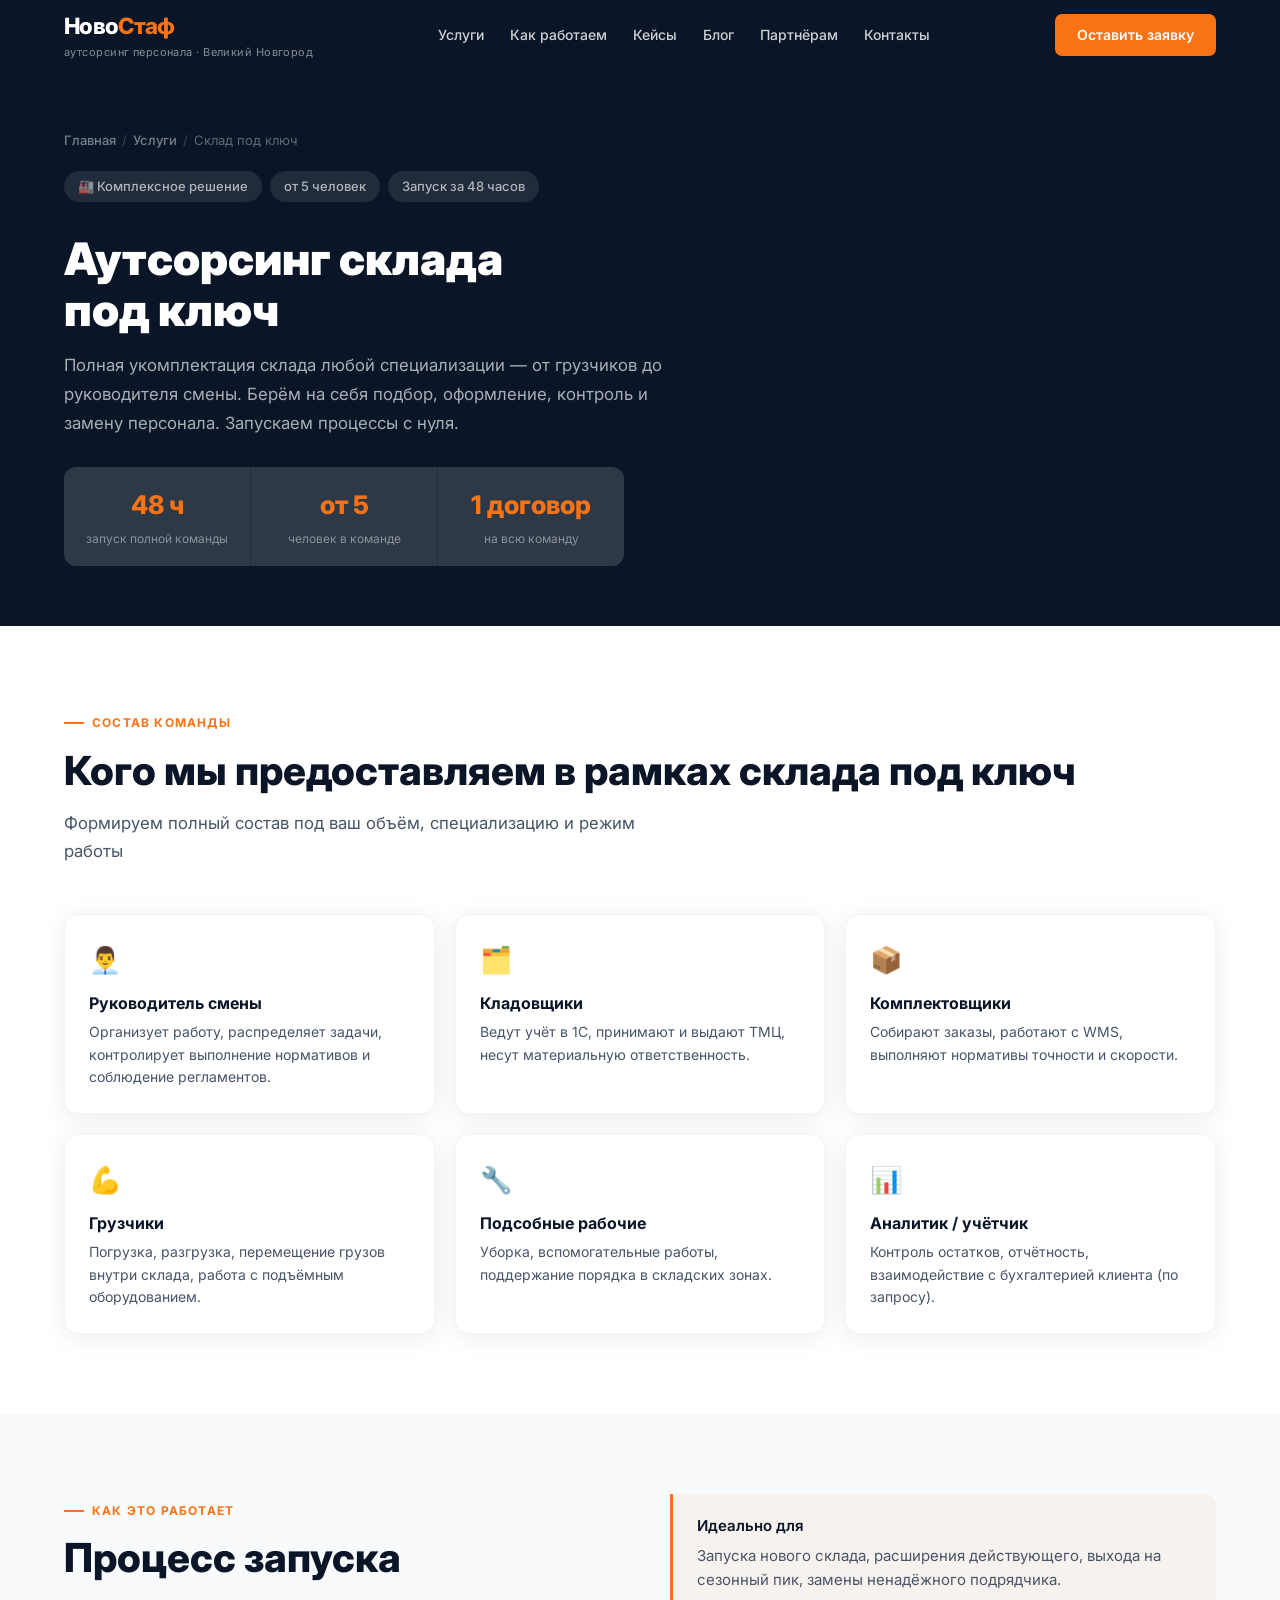
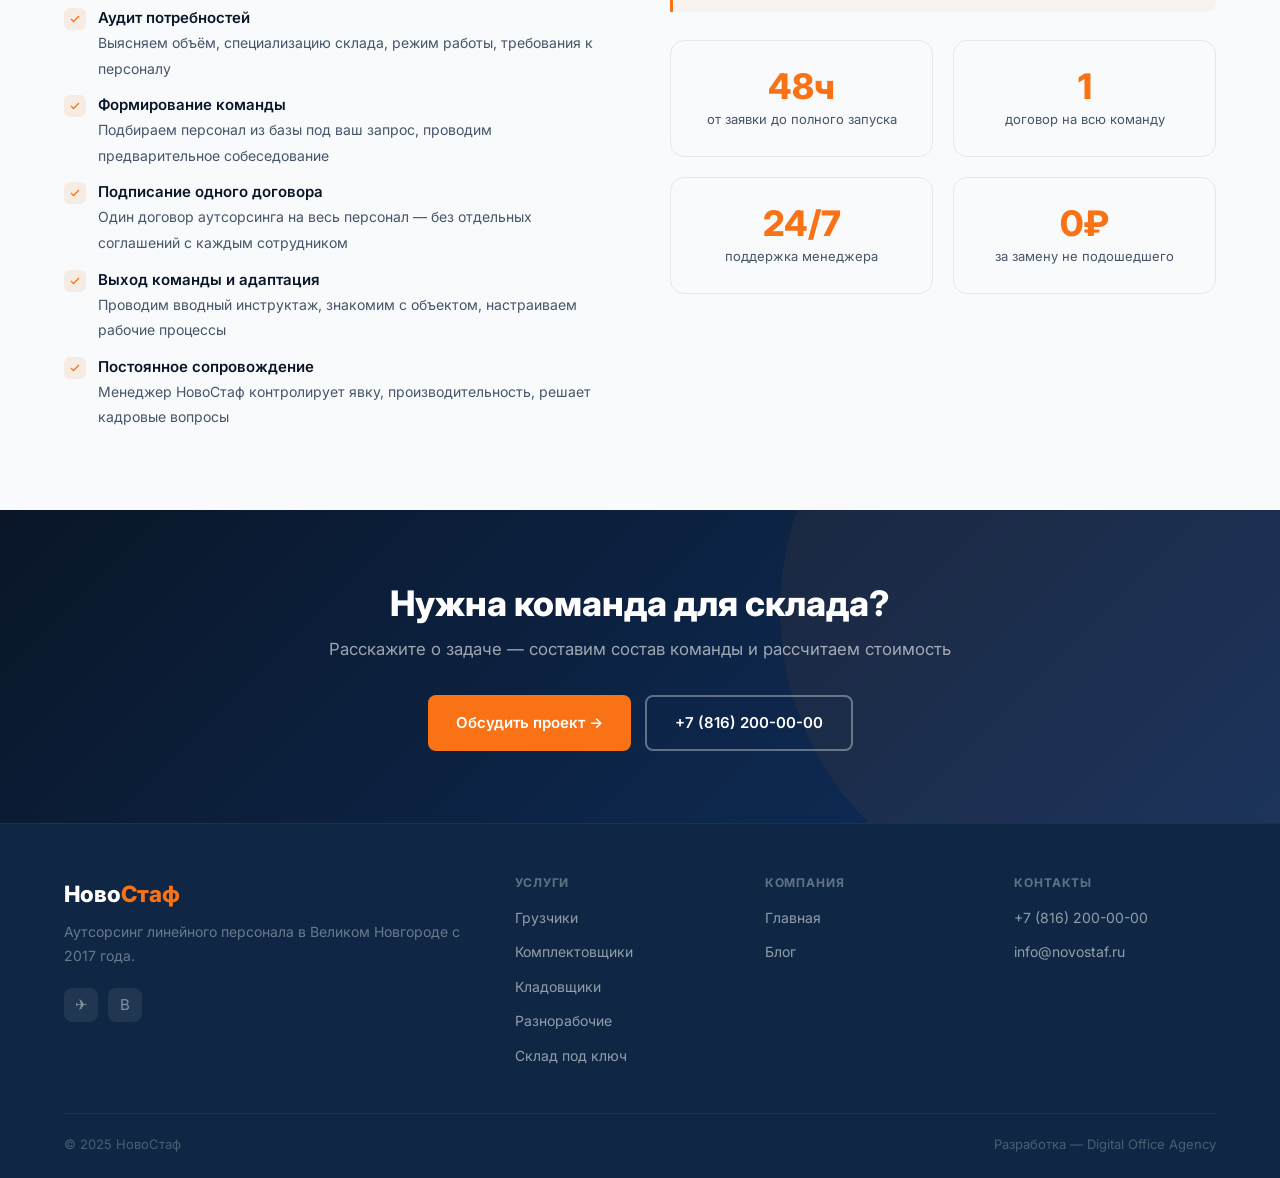
<file: services/sklad-pod-kluch.html>
<!DOCTYPE html>
<html lang="ru">
<head>
<meta charset="UTF-8"><meta name="viewport" content="width=device-width, initial-scale=1.0">
<title>Аутсорсинг склада под ключ в Великом Новгороде — НовоСтаф</title>
<link rel="preconnect" href="https://fonts.googleapis.com"><link rel="preconnect" href="https://fonts.gstatic.com" crossorigin>
<link href="https://fonts.googleapis.com/css2?family=Inter:wght@300;400;500;600;700;800;900&display=swap" rel="stylesheet">
<link rel="stylesheet" href="../css/main.css">
</head>
<body>
<header id="hdr">
  <div class="hd">
    <a href="../index.html"><div class="logo-name">Ново<span>Стаф</span></div><div class="logo-sub">аутсорсинг персонала · Великий Новгород</div></a>
    <nav><a href="../index.html#services">Услуги</a><a href="../index.html#how">Как работаем</a><a href="../index.html#cases">Кейсы</a><a href="../blog/">Блог</a><a href="../index.html#partners">Партнёрам</a><a href="../index.html#contact">Контакты</a></nav>
    <a href="../index.html#contact" class="hd-cta">Оставить заявку</a>
  </div>
</header>

<section class="pg-hero">
  <div class="pg-hero-bg" style="background-image:url('https://images.unsplash.com/photo-1586528116311-ad8dd3c8310d?auto=format&fit=crop&w=1920&q=80')"></div>
  <div class="container pg-hero-content">
    <nav class="breadcrumb"><a href="../index.html">Главная</a><span class="breadcrumb-sep">/</span><a href="../index.html#services">Услуги</a><span class="breadcrumb-sep">/</span><span class="breadcrumb-cur">Склад под ключ</span></nav>
    <div class="pg-hero-tags"><span class="h-tag">🏭 Комплексное решение</span><span class="h-tag">от 5 человек</span><span class="h-tag">Запуск за 48 часов</span></div>
    <h1>Аутсорсинг склада<br>под ключ</h1>
    <p class="lead">Полная укомплектация склада любой специализации — от грузчиков до руководителя смены. Берём на себя подбор, оформление, контроль и замену персонала. Запускаем процессы с нуля.</p>
    <div class="pg-hero-stats">
      <div class="phs"><div class="phs-num">48 ч</div><div class="phs-lbl">запуск полной команды</div></div>
      <div class="phs"><div class="phs-num">от 5</div><div class="phs-lbl">человек в команде</div></div>
      <div class="phs"><div class="phs-num">1 договор</div><div class="phs-lbl">на всю команду</div></div>
    </div>
  </div>
</section>

<section style="background:#fff">
  <div class="container">
    <div class="label">Состав команды</div>
    <h2 class="sec-title">Кого мы предоставляем в рамках склада под ключ</h2>
    <p class="sec-sub">Формируем полный состав под ваш объём, специализацию и режим работы</p>
    <div class="card-grid-3">
      <div class="feat-card reveal"><div class="feat-icon">👨‍💼</div><h3>Руководитель смены</h3><p>Организует работу, распределяет задачи, контролирует выполнение нормативов и соблюдение регламентов.</p></div>
      <div class="feat-card reveal d1"><div class="feat-icon">🗂️</div><h3>Кладовщики</h3><p>Ведут учёт в 1С, принимают и выдают ТМЦ, несут материальную ответственность.</p></div>
      <div class="feat-card reveal d2"><div class="feat-icon">📦</div><h3>Комплектовщики</h3><p>Собирают заказы, работают с WMS, выполняют нормативы точности и скорости.</p></div>
      <div class="feat-card reveal"><div class="feat-icon">💪</div><h3>Грузчики</h3><p>Погрузка, разгрузка, перемещение грузов внутри склада, работа с подъёмным оборудованием.</p></div>
      <div class="feat-card reveal d1"><div class="feat-icon">🔧</div><h3>Подсобные рабочие</h3><p>Уборка, вспомогательные работы, поддержание порядка в складских зонах.</p></div>
      <div class="feat-card reveal d2"><div class="feat-icon">📊</div><h3>Аналитик / учётчик</h3><p>Контроль остатков, отчётность, взаимодействие с бухгалтерией клиента (по запросу).</p></div>
    </div>
  </div>
</section>

<section style="background:var(--g50)">
  <div class="container">
    <div class="content-grid">
      <div>
        <div class="label">Как это работает</div>
        <h2 class="sec-title">Процесс запуска</h2>
        <ul class="check-list" style="margin-top:24px">
          <li class="cli"><div class="cli-chk"><svg width="12" height="12" fill="none" stroke="currentColor" stroke-width="2.5" viewBox="0 0 24 24"><polyline points="20 6 9 17 4 12"/></svg></div><div><strong>Аудит потребностей</strong><span>Выясняем объём, специализацию склада, режим работы, требования к персоналу</span></div></li>
          <li class="cli"><div class="cli-chk"><svg width="12" height="12" fill="none" stroke="currentColor" stroke-width="2.5" viewBox="0 0 24 24"><polyline points="20 6 9 17 4 12"/></svg></div><div><strong>Формирование команды</strong><span>Подбираем персонал из базы под ваш запрос, проводим предварительное собеседование</span></div></li>
          <li class="cli"><div class="cli-chk"><svg width="12" height="12" fill="none" stroke="currentColor" stroke-width="2.5" viewBox="0 0 24 24"><polyline points="20 6 9 17 4 12"/></svg></div><div><strong>Подписание одного договора</strong><span>Один договор аутсорсинга на весь персонал — без отдельных соглашений с каждым сотрудником</span></div></li>
          <li class="cli"><div class="cli-chk"><svg width="12" height="12" fill="none" stroke="currentColor" stroke-width="2.5" viewBox="0 0 24 24"><polyline points="20 6 9 17 4 12"/></svg></div><div><strong>Выход команды и адаптация</strong><span>Проводим вводный инструктаж, знакомим с объектом, настраиваем рабочие процессы</span></div></li>
          <li class="cli"><div class="cli-chk"><svg width="12" height="12" fill="none" stroke="currentColor" stroke-width="2.5" viewBox="0 0 24 24"><polyline points="20 6 9 17 4 12"/></svg></div><div><strong>Постоянное сопровождение</strong><span>Менеджер НовоСтаф контролирует явку, производительность, решает кадровые вопросы</span></div></li>
        </ul>
      </div>
      <div>
        <div class="info-box" style="margin-top:0">
          <strong>Идеально для</strong>
          <p>Запуска нового склада, расширения действующего, выхода на сезонный пик, замены ненадёжного подрядчика.</p>
        </div>
        <div class="res-grid" style="grid-template-columns:1fr 1fr;margin-top:20px">
          <div class="rg-item"><div class="rg-num">48ч</div><div class="rg-lbl">от заявки до полного запуска</div></div>
          <div class="rg-item"><div class="rg-num">1</div><div class="rg-lbl">договор на всю команду</div></div>
          <div class="rg-item"><div class="rg-num">24/7</div><div class="rg-lbl">поддержка менеджера</div></div>
          <div class="rg-item"><div class="rg-num">0₽</div><div class="rg-lbl">за замену не подошедшего</div></div>
        </div>
      </div>
    </div>
  </div>
</section>

<div class="cta-banner">
  <div class="container cta-inner">
    <h2>Нужна команда для склада?</h2>
    <p>Расскажите о задаче — составим состав команды и рассчитаем стоимость</p>
    <div style="display:flex;gap:14px;justify-content:center;flex-wrap:wrap">
      <a href="../index.html#contact" class="btn btn-orange">Обсудить проект →</a>
      <a href="tel:+78162000000" class="btn btn-ghost">+7 (816) 200-00-00</a>
    </div>
  </div>
</div>

<footer>
  <div class="container">
    <div class="ft-inner">
      <div><div class="ft-logo">Ново<span>Стаф</span></div><p class="ft-desc">Аутсорсинг линейного персонала в Великом Новгороде с 2017 года.</p><div class="ft-social"><a href="#">✈</a><a href="#">В</a></div></div>
      <div class="ft-col"><h4>Услуги</h4><ul class="ft-links"><li><a href="gruzchiki.html">Грузчики</a></li><li><a href="komplektovshchiki.html">Комплектовщики</a></li><li><a href="kladovshchiki.html">Кладовщики</a></li><li><a href="raznorabochie.html">Разнорабочие</a></li><li><a href="sklad-pod-kluch.html">Склад под ключ</a></li></ul></div>
      <div class="ft-col"><h4>Компания</h4><ul class="ft-links"><li><a href="../index.html">Главная</a></li><li><a href="../blog/">Блог</a></li></ul></div>
      <div class="ft-col"><h4>Контакты</h4><ul class="ft-links"><li><a href="tel:+78162000000">+7 (816) 200-00-00</a></li><li><a href="mailto:info@novostaf.ru">info@novostaf.ru</a></li></ul></div>
    </div>
    <div class="ft-bottom"><span class="ft-copy">© 2025 НовоСтаф</span><span class="ft-copy">Разработка — Digital Office Agency</span></div>
  </div>
</footer>
<script>const hdr=document.getElementById('hdr');window.addEventListener('scroll',()=>hdr.classList.toggle('scrolled',window.scrollY>60));const obs=new IntersectionObserver(e=>{e.forEach(x=>{if(x.isIntersecting){x.target.classList.add('visible');obs.unobserve(x.target)}})},{threshold:.1});document.querySelectorAll('.reveal').forEach(el=>obs.observe(el));</script>
</body>
</html>
</file>
<file: css/main.css>
*,*::before,*::after{box-sizing:border-box;margin:0;padding:0}
:root{
  --navy:#0a1628;--navy2:#0f2744;--blue:#1d4ed8;--blue-l:#3b82f6;
  --orange:#f97316;--orange-d:#ea580c;
  --white:#fff;--g50:#f8fafc;--g100:#f1f5f9;--g200:#e2e8f0;--g400:#94a3b8;--g600:#475569;
  --text:#0f172a;--sh:0 4px 24px rgba(0,0,0,.08);--sh-lg:0 12px 40px rgba(0,0,0,.15)
}
html{scroll-behavior:smooth}
body{font-family:'Inter',-apple-system,sans-serif;font-size:16px;line-height:1.6;color:var(--text);background:#fff;overflow-x:hidden}
h1,h2,h3,h4{line-height:1.2;font-weight:700}
p{color:var(--g600)}
a{text-decoration:none;color:inherit}
img{max-width:100%;display:block}
.container{max-width:1200px;margin:0 auto;padding:0 24px}
section{padding:80px 0}

/* HEADER */
header{position:fixed;top:0;left:0;right:0;z-index:100;transition:background .3s,box-shadow .3s}
header.scrolled{background:#fff;box-shadow:0 2px 20px rgba(0,0,0,.1)}
.hd{display:flex;align-items:center;justify-content:space-between;height:70px;max-width:1200px;margin:0 auto;padding:0 24px}
.logo-name{font-size:1.4rem;font-weight:800;color:#fff;letter-spacing:-.03em;transition:color .3s}
.logo-name span{color:var(--orange)}
.logo-sub{font-size:11px;color:rgba(255,255,255,.5);letter-spacing:.04em;transition:color .3s}
header.scrolled .logo-name{color:var(--navy)}
header.scrolled .logo-sub{color:var(--g400)}
nav{display:flex;align-items:center;gap:26px}
nav a{font-size:14px;font-weight:500;color:rgba(255,255,255,.8);transition:color .2s}
nav a:hover,nav a.active{color:#fff}
header.scrolled nav a{color:var(--g600)}
header.scrolled nav a:hover,header.scrolled nav a.active{color:var(--orange)}
.hd-cta{padding:10px 22px;background:var(--orange);color:#fff;border-radius:7px;font-size:14px;font-weight:600;transition:background .2s,transform .2s;flex-shrink:0}
.hd-cta:hover{background:var(--orange-d);transform:translateY(-1px)}

/* BUTTONS */
.btn{display:inline-flex;align-items:center;gap:8px;padding:14px 28px;font-size:15px;font-weight:600;border-radius:8px;border:none;cursor:pointer;font-family:inherit;transition:all .2s}
.btn-orange{background:var(--orange);color:#fff}
.btn-orange:hover{background:var(--orange-d);transform:translateY(-1px);box-shadow:0 8px 24px rgba(249,115,22,.3)}
.btn-ghost{background:transparent;color:#fff;border:2px solid rgba(255,255,255,.35)}
.btn-ghost:hover{border-color:#fff;background:rgba(255,255,255,.08)}
.btn-outline{background:transparent;color:var(--navy);border:2px solid var(--g200)}
.btn-outline:hover{border-color:var(--navy)}
.btn-navy{background:var(--navy);color:#fff}
.btn-navy:hover{background:var(--navy2);transform:translateY(-1px)}

/* LABELS / SECTION HEADERS */
.label{display:inline-flex;align-items:center;gap:8px;font-size:12px;font-weight:700;letter-spacing:.1em;text-transform:uppercase;color:var(--orange);margin-bottom:14px}
.label::before{content:'';width:20px;height:2px;background:var(--orange)}
.sec-title{font-size:clamp(1.7rem,3.5vw,2.5rem);font-weight:800;color:var(--navy);margin-bottom:14px}
.sec-sub{font-size:1.05rem;color:var(--g600);max-width:580px;margin-bottom:48px;line-height:1.7}
.dark .sec-title{color:#fff}
.dark .sec-sub{color:rgba(255,255,255,.55)}
.dark .label{color:var(--orange)}

/* TRUST BAR */
.trust{background:var(--navy);padding:16px 0}
.trust-inner{display:flex;align-items:center;justify-content:center;gap:36px;flex-wrap:wrap}
.trust-item{display:flex;align-items:center;gap:8px;color:rgba(255,255,255,.6);font-size:14px;font-weight:500}
.trust-item svg{color:var(--orange);flex-shrink:0}

/* SERVICE CARDS */
a.srv-card,a.case-card,a.blog-card{display:block;color:inherit}
.srv-card{background:#fff;border-radius:16px;overflow:hidden;box-shadow:var(--sh);transition:transform .3s,box-shadow .3s}
.srv-card:hover{transform:translateY(-6px);box-shadow:var(--sh-lg)}
.srv-img{height:190px;overflow:hidden;position:relative}
.srv-img img{width:100%;height:100%;object-fit:cover;transition:transform .4s}
.srv-card:hover .srv-img img{transform:scale(1.06)}
.srv-img-ov{position:absolute;inset:0;background:linear-gradient(to top,rgba(10,22,40,.45) 0%,transparent 60%)}
.srv-body{padding:22px}
.srv-icon{width:44px;height:44px;border-radius:10px;background:rgba(249,115,22,.1);display:flex;align-items:center;justify-content:center;font-size:20px;margin-bottom:12px}
.srv-body h3{font-size:1.1rem;font-weight:700;color:var(--navy);margin-bottom:7px}
.srv-body p{font-size:14px;line-height:1.6;margin-bottom:14px}
.tags{display:flex;flex-wrap:wrap;gap:6px}
.tag{font-size:12px;font-weight:500;padding:4px 10px;border-radius:100px;background:var(--g100);color:var(--g600)}
.srv-grid{display:grid;grid-template-columns:repeat(3,1fr);gap:22px}
.srv-grid-b{display:grid;grid-template-columns:repeat(2,1fr);gap:22px;max-width:820px;margin:22px auto 0}

/* CASE CARDS */
.case-card{background:#fff;border-radius:16px;overflow:hidden;box-shadow:var(--sh);transition:transform .3s,box-shadow .3s}
.case-card:hover{transform:translateY(-4px);box-shadow:var(--sh-lg)}
.case-img{height:175px;overflow:hidden}
.case-img img{width:100%;height:100%;object-fit:cover;transition:transform .4s}
.case-card:hover .case-img img{transform:scale(1.05)}
.case-body{padding:22px}
.case-tag{display:inline-block;font-size:11px;font-weight:700;text-transform:uppercase;letter-spacing:.06em;color:var(--blue-l);background:rgba(59,130,246,.08);padding:4px 10px;border-radius:100px;margin-bottom:10px}
.case-body h3{font-size:1.05rem;font-weight:700;color:var(--navy);margin-bottom:7px;line-height:1.4}
.case-body p{font-size:14px;line-height:1.6;margin-bottom:16px}
.case-results{display:flex;gap:16px;padding-top:16px;border-top:1px solid var(--g100)}
.cr{flex:1}
.cr-num{font-size:1.4rem;font-weight:800;color:var(--orange);line-height:1;margin-bottom:2px}
.cr-lbl{font-size:11px;color:var(--g400)}
.cases-grid{display:grid;grid-template-columns:repeat(3,1fr);gap:22px}

/* BLOG CARDS */
.blog-card{background:var(--g50);border-radius:16px;overflow:hidden;border:1px solid var(--g200);transition:transform .3s,box-shadow .3s,border-color .3s}
.blog-card:hover{transform:translateY(-5px);box-shadow:var(--sh-lg);border-color:transparent}
.bc-img{height:195px;overflow:hidden}
.bc-img img{width:100%;height:100%;object-fit:cover;transition:transform .4s}
.blog-card:hover .bc-img img{transform:scale(1.05)}
.bc-body{padding:22px}
.bc-cat{font-size:12px;font-weight:700;text-transform:uppercase;letter-spacing:.06em;color:var(--orange);margin-bottom:10px}
.bc-body h3{font-size:1.05rem;font-weight:700;color:var(--navy);line-height:1.4;margin-bottom:8px}
.bc-body p{font-size:14px;line-height:1.6;margin-bottom:14px}
.bc-meta{display:flex;align-items:center;justify-content:space-between}
.bc-date{font-size:13px;color:var(--g400)}
.bc-link{font-size:13px;font-weight:600;color:var(--orange)}
.blog-grid{display:grid;grid-template-columns:repeat(3,1fr);gap:22px}

/* WHY / BENEFITS */
.why-inner{display:grid;grid-template-columns:1fr 1fr;align-items:center;gap:80px}
.why-img{border-radius:20px;overflow:hidden;height:520px;position:relative}
.why-img img{width:100%;height:100%;object-fit:cover}
.why-badge{position:absolute;bottom:24px;left:24px;background:#fff;border-radius:12px;padding:16px 20px;box-shadow:var(--sh-lg)}
.why-badge strong{display:block;font-size:1.5rem;font-weight:800;color:var(--navy)}
.why-badge span{font-size:13px;color:var(--g600)}
.benefits{list-style:none;display:flex;flex-direction:column;gap:18px;margin-top:32px}
.bi{display:flex;gap:14px;align-items:flex-start}
.bi-check{width:26px;height:26px;border-radius:7px;background:rgba(249,115,22,.1);display:flex;align-items:center;justify-content:center;flex-shrink:0;margin-top:2px}
.bi-check svg{color:var(--orange)}
.bi-text strong{display:block;font-size:15px;font-weight:600;color:var(--navy);margin-bottom:2px}
.bi-text span{font-size:14px;color:var(--g600);line-height:1.55}

/* HOW IT WORKS */
.steps{display:grid;grid-template-columns:repeat(4,1fr);gap:24px;position:relative}
.steps::before{content:'';position:absolute;top:30px;left:calc(12.5% + 14px);right:calc(12.5% + 14px);height:2px;background:linear-gradient(90deg,var(--orange),var(--blue-l))}
.step{text-align:center}
.step-n{width:60px;height:60px;border-radius:50%;background:var(--orange);display:flex;align-items:center;justify-content:center;font-size:1.2rem;font-weight:800;color:#fff;margin:0 auto 20px;position:relative;z-index:1}
.step h3{color:#fff;font-size:1rem;font-weight:700;margin-bottom:8px}
.step p{color:rgba(255,255,255,.5);font-size:14px;line-height:1.6}
.step-time{display:inline-block;margin-top:12px;font-size:12px;font-weight:600;color:var(--orange);background:rgba(249,115,22,.1);border:1px solid rgba(249,115,22,.2);padding:3px 10px;border-radius:100px}

/* FAQ */
.faq-inner{display:grid;grid-template-columns:1fr 2fr;gap:80px;align-items:start}
.faq-list{display:flex;flex-direction:column}
.fi{border-bottom:1px solid var(--g200)}
.fq{display:flex;align-items:center;justify-content:space-between;padding:20px 0;cursor:pointer;font-size:15px;font-weight:600;color:var(--navy);gap:14px;user-select:none}
.fq:hover{color:var(--orange)}
.fi-icon{width:26px;height:26px;border-radius:50%;background:var(--g100);display:flex;align-items:center;justify-content:center;font-size:18px;color:var(--g600);transition:transform .3s,background .2s;flex-shrink:0;font-weight:300}
.fi.open .fi-icon{transform:rotate(45deg);background:var(--orange);color:#fff}
.fa{max-height:0;overflow:hidden;transition:max-height .35s ease}
.fa-inner{padding:0 0 20px;font-size:15px;color:var(--g600);line-height:1.7}

/* FORMS */
.fg{margin-bottom:14px}
.fg label{display:block;font-size:13px;font-weight:600;color:var(--navy);margin-bottom:5px}
.fc{width:100%;padding:12px 15px;border:1.5px solid var(--g200);border-radius:8px;font-size:15px;font-family:inherit;color:var(--text);background:#fff;transition:border-color .2s,box-shadow .2s;outline:none}
.fc:focus{border-color:var(--orange);box-shadow:0 0 0 3px rgba(249,115,22,.1)}
textarea.fc{resize:vertical;min-height:90px}
.form-btn{width:100%;padding:14px;background:var(--orange);color:#fff;font-size:15px;font-weight:600;border:none;border-radius:8px;cursor:pointer;font-family:inherit;transition:background .2s,transform .2s;margin-top:6px}
.form-btn:hover{background:var(--orange-d);transform:translateY(-1px)}
.form-box{background:var(--g50);border-radius:20px;padding:36px;border:1px solid var(--g200)}

/* CONTACT */
.contact-inner{display:grid;grid-template-columns:1fr 1fr;gap:80px;align-items:start}
.contact-form{background:rgba(255,255,255,.05);border:1px solid rgba(255,255,255,.1);border-radius:20px;padding:36px}
.contact-form .fg label{color:rgba(255,255,255,.65)}
.contact-form .fc{background:rgba(255,255,255,.06);border-color:rgba(255,255,255,.15);color:#fff}
.contact-form .fc::placeholder{color:rgba(255,255,255,.3)}
.contact-form .fc:focus{border-color:var(--orange)}
.contact-form select.fc option{background:var(--navy2);color:#fff}
.ci-items{display:flex;flex-direction:column;gap:24px;margin-bottom:28px}
.ci-item{display:flex;gap:14px;align-items:flex-start}
.ci-icon{width:44px;height:44px;border-radius:10px;background:rgba(249,115,22,.14);display:flex;align-items:center;justify-content:center;font-size:20px;flex-shrink:0}
.ci-text strong{display:block;color:#fff;font-size:15px;font-weight:600;margin-bottom:2px}
.ci-text a,.ci-text span{color:rgba(255,255,255,.55);font-size:14px}
.ci-text a:hover{color:var(--orange)}
.map-ph{border-radius:12px;height:180px;background:rgba(255,255,255,.04);border:1px solid rgba(255,255,255,.1);display:flex;align-items:center;justify-content:center;color:rgba(255,255,255,.25);font-size:14px}

/* PARTNERS */
.partners-inner{display:grid;grid-template-columns:1fr 1fr;gap:80px;align-items:start}
.p-benefits{display:flex;flex-direction:column;gap:14px;margin:32px 0 28px}
.pb{display:flex;gap:14px;align-items:flex-start;padding:18px;border-radius:12px;background:var(--g50);border:1px solid var(--g200);transition:border-color .2s}
.pb:hover{border-color:var(--orange)}
.pb-icon{font-size:24px;flex-shrink:0;margin-top:2px}
.pb strong{display:block;font-size:15px;font-weight:600;color:var(--navy);margin-bottom:3px}
.pb p{font-size:14px;color:var(--g600);margin:0}
.p-chips{display:flex;flex-wrap:wrap;gap:8px;margin-top:16px}
.chip{padding:7px 14px;border-radius:8px;background:var(--g50);border:1px solid var(--g200);font-size:13px;color:var(--g600);font-weight:500}

/* FOOTER */
footer{background:var(--navy2);padding:52px 0 24px;border-top:1px solid rgba(255,255,255,.05)}
.ft-inner{display:grid;grid-template-columns:2fr 1fr 1fr 1fr;gap:48px;margin-bottom:44px}
.ft-logo{font-size:1.4rem;font-weight:800;color:#fff;margin-bottom:8px}
.ft-logo span{color:var(--orange)}
.ft-desc{font-size:14px;color:rgba(255,255,255,.38);line-height:1.7;margin-bottom:20px}
.ft-social{display:flex;gap:10px}
.ft-social a{width:34px;height:34px;border-radius:8px;background:rgba(255,255,255,.07);display:flex;align-items:center;justify-content:center;color:rgba(255,255,255,.45);font-size:15px;transition:background .2s,color .2s}
.ft-social a:hover{background:var(--orange);color:#fff}
.ft-col h4{font-size:12px;font-weight:700;text-transform:uppercase;letter-spacing:.07em;color:rgba(255,255,255,.35);margin-bottom:14px}
.ft-links{list-style:none;display:flex;flex-direction:column;gap:9px}
.ft-links a{font-size:14px;color:rgba(255,255,255,.55);transition:color .2s}
.ft-links a:hover{color:#fff}
.ft-bottom{border-top:1px solid rgba(255,255,255,.05);padding-top:20px;display:flex;justify-content:space-between;flex-wrap:wrap;gap:8px}
.ft-copy{font-size:13px;color:rgba(255,255,255,.25)}

/* INNER PAGES */
.pg-hero{background:var(--navy);padding:130px 0 60px;position:relative;overflow:hidden}
.pg-hero-bg{position:absolute;inset:0;background-size:cover;background-position:center;opacity:.12}
.pg-hero-content{position:relative;z-index:1}
.breadcrumb{display:flex;align-items:center;gap:6px;margin-bottom:20px;flex-wrap:wrap}
.breadcrumb a{font-size:13px;color:rgba(255,255,255,.45);transition:color .2s}
.breadcrumb a:hover{color:rgba(255,255,255,.75)}
.breadcrumb-sep{color:rgba(255,255,255,.2);font-size:13px}
.breadcrumb-cur{font-size:13px;color:rgba(255,255,255,.35)}
.pg-hero h1{color:#fff;font-size:clamp(1.8rem,3.5vw,2.8rem);font-weight:900;margin-bottom:14px;line-height:1.15}
.pg-hero .lead{font-size:1.05rem;color:rgba(255,255,255,.65);max-width:620px;line-height:1.75;margin-bottom:28px}
.pg-hero-tags{display:flex;gap:8px;flex-wrap:wrap;margin-bottom:32px}
.h-tag{font-size:13px;font-weight:500;padding:5px 14px;border-radius:100px;background:rgba(255,255,255,.09);color:rgba(255,255,255,.65)}
.pg-hero-stats{display:grid;grid-template-columns:repeat(3,1fr);gap:1px;background:rgba(255,255,255,.1);border-radius:12px;overflow:hidden;max-width:560px}
.phs{background:rgba(255,255,255,.05);padding:18px 20px;text-align:center}
.phs-num{font-size:1.6rem;font-weight:800;color:var(--orange);margin-bottom:3px}
.phs-lbl{font-size:12px;color:rgba(255,255,255,.45)}

/* Content grid */
.content-grid{display:grid;grid-template-columns:1fr 1fr;gap:60px;align-items:start}
.card-grid-2{display:grid;grid-template-columns:repeat(2,1fr);gap:20px}
.card-grid-3{display:grid;grid-template-columns:repeat(3,1fr);gap:20px}
.card-grid-4{display:grid;grid-template-columns:repeat(4,1fr);gap:20px}
.feat-card{background:#fff;border-radius:14px;padding:24px;box-shadow:var(--sh);border:1px solid var(--g100)}
.feat-icon{font-size:26px;margin-bottom:14px}
.feat-card h3{font-size:1rem;font-weight:700;color:var(--navy);margin-bottom:8px}
.feat-card p{font-size:14px;line-height:1.6}

/* Check list */
.check-list{list-style:none;display:flex;flex-direction:column;gap:12px}
.cli{display:flex;gap:12px;align-items:flex-start}
.cli-chk{width:22px;height:22px;border-radius:6px;background:rgba(249,115,22,.1);display:flex;align-items:center;justify-content:center;flex-shrink:0;margin-top:2px}
.cli-chk svg{color:var(--orange)}
.cli strong{display:block;font-size:15px;font-weight:600;color:var(--navy)}
.cli span{font-size:14px;color:var(--g600);line-height:1.5}

/* Results grid */
.res-grid{display:grid;grid-template-columns:repeat(3,1fr);gap:20px}
.rg-item{background:var(--g50);border-radius:14px;padding:28px 20px;text-align:center;border:1px solid var(--g200)}
.rg-num{font-size:2.2rem;font-weight:800;color:var(--orange);line-height:1;margin-bottom:6px}
.rg-lbl{font-size:13px;color:var(--g600);line-height:1.4}

/* Info box */
.info-box{background:rgba(249,115,22,.06);border-left:3px solid var(--orange);border-radius:0 10px 10px 0;padding:20px 24px;margin:28px 0}
.info-box strong{display:block;font-size:15px;font-weight:600;color:var(--navy);margin-bottom:6px}
.info-box p{margin:0;font-size:15px;color:var(--g600)}

/* Article typography */
.article-wrap{max-width:800px;margin:0 auto}
.article-meta{display:flex;align-items:center;gap:16px;margin-bottom:32px;flex-wrap:wrap}
.art-cat{font-size:12px;font-weight:700;text-transform:uppercase;letter-spacing:.07em;color:var(--orange)}
.art-date{font-size:13px;color:var(--g400)}
.art-read{font-size:13px;color:var(--g400)}
.article-body{font-size:16.5px;line-height:1.85;color:#334155}
.article-body h2{font-size:1.5rem;font-weight:700;color:var(--navy);margin:40px 0 14px}
.article-body h3{font-size:1.15rem;font-weight:600;color:var(--navy);margin:28px 0 10px}
.article-body p{margin-bottom:20px}
.article-body ul,.article-body ol{margin:16px 0 20px 22px}
.article-body li{margin-bottom:8px}
.article-body strong{color:var(--navy)}
.article-body blockquote{border-left:3px solid var(--orange);padding:16px 20px;margin:28px 0;background:var(--g50);border-radius:0 8px 8px 0;font-style:italic}

/* CTA Banner */
.cta-banner{background:linear-gradient(135deg,var(--navy) 0%,#0f3060 100%);padding:72px 0;text-align:center;position:relative;overflow:hidden}
.cta-banner::before{content:'';position:absolute;width:600px;height:600px;border-radius:50%;background:rgba(249,115,22,.06);top:-200px;right:-100px}
.cta-banner h2{color:#fff;font-size:clamp(1.5rem,3vw,2.2rem);font-weight:800;margin-bottom:12px;position:relative}
.cta-banner p{color:rgba(255,255,255,.6);font-size:1.05rem;margin-bottom:32px;position:relative}
.cta-inner{position:relative}

/* Related grid */
.related-grid{display:grid;grid-template-columns:repeat(3,1fr);gap:20px}

/* Modal */
.modal{display:none;position:fixed;inset:0;z-index:999;background:rgba(0,0,0,.6);backdrop-filter:blur(4px);align-items:center;justify-content:center}
.modal-box{background:#fff;border-radius:20px;padding:48px;max-width:380px;width:90%;text-align:center}
.modal-box h3{font-size:1.25rem;font-weight:700;color:var(--navy);margin:16px 0 8px}
.modal-box p{font-size:15px;color:var(--g600);margin-bottom:24px}

/* Reveal */
.reveal{opacity:0;transform:translateY(22px);transition:opacity .6s ease,transform .6s ease}
.reveal.visible{opacity:1;transform:none}
.d1{transition-delay:.1s}.d2{transition-delay:.2s}.d3{transition-delay:.3s}.d4{transition-delay:.4s}

/* RESPONSIVE */
@media(max-width:1024px){
  .srv-grid{grid-template-columns:repeat(2,1fr)}
  .srv-grid-b{grid-template-columns:repeat(2,1fr);max-width:100%}
  .cases-grid,.blog-grid,.related-grid{grid-template-columns:repeat(2,1fr)}
  .card-grid-3,.card-grid-4{grid-template-columns:repeat(2,1fr)}
  .steps{grid-template-columns:repeat(2,1fr)}.steps::before{display:none}
  .ft-inner{grid-template-columns:1fr 1fr}
  .why-inner,.partners-inner,.contact-inner,.faq-inner,.content-grid{grid-template-columns:1fr}
  .pg-hero-stats{grid-template-columns:repeat(3,1fr)}
  .res-grid{grid-template-columns:repeat(3,1fr)}
}
@media(max-width:768px){
  section{padding:56px 0}
  nav,.hd-cta{display:none}
  .why-img{height:260px}
  .cases-grid,.blog-grid,.srv-grid,.srv-grid-b,.related-grid,.card-grid-2,.card-grid-3,.card-grid-4{grid-template-columns:1fr}
  .res-grid{grid-template-columns:repeat(2,1fr)}
  .ft-inner{grid-template-columns:1fr;gap:24px}
  .ft-bottom{flex-direction:column;text-align:center}
  .pg-hero-stats{grid-template-columns:repeat(2,1fr)}
}
</file>
